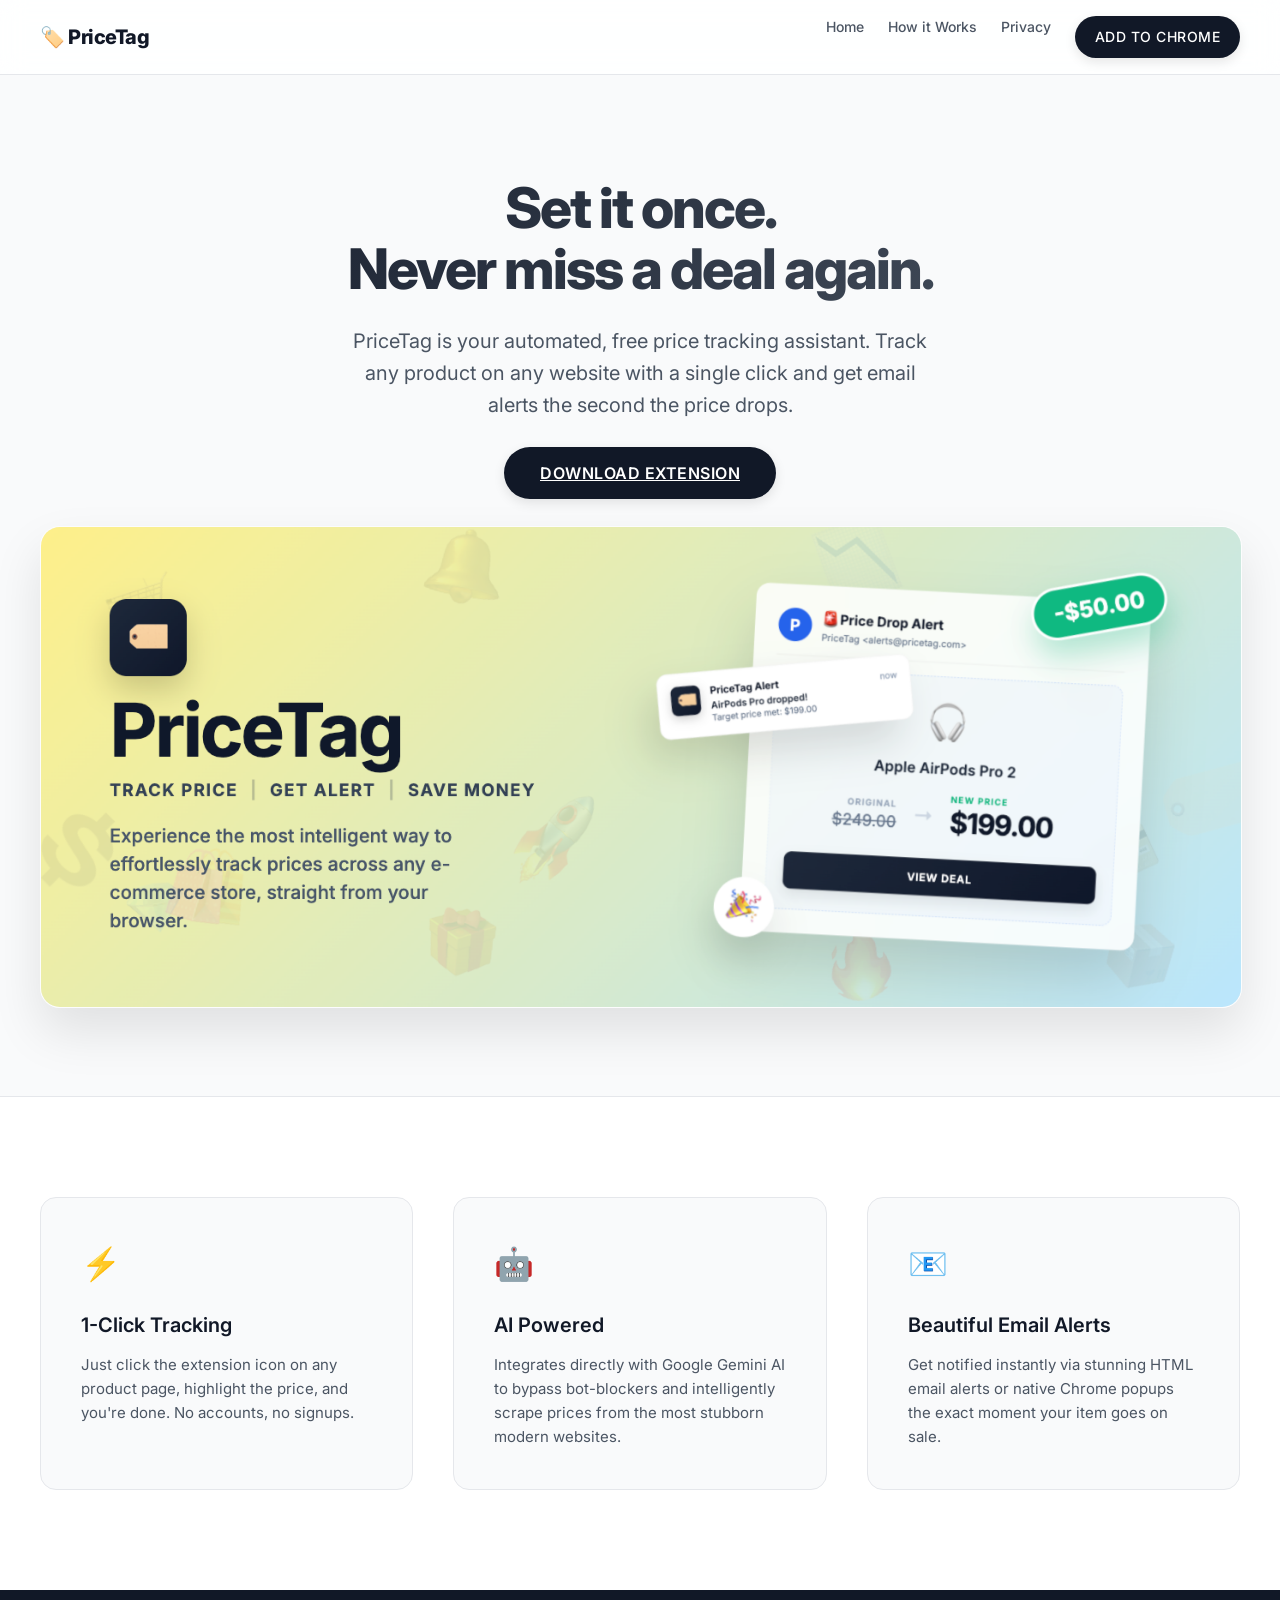
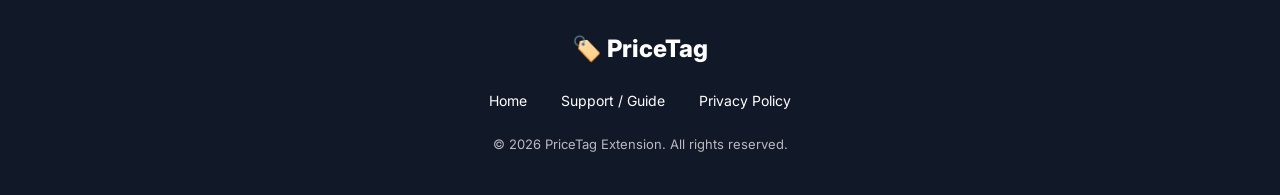
<file: index.html>
<!DOCTYPE html>
<html lang="en">

<head>
    <meta charset="UTF-8">
    <meta name="viewport" content="width=device-width, initial-scale=1.0">
    <title>PriceTag - Your Automated Price Tracking Assistant</title>
    <link rel="preconnect" href="https://fonts.googleapis.com">
    <link rel="preconnect" href="https://fonts.gstatic.com" crossorigin>
    <link href="https://fonts.googleapis.com/css2?family=Inter:wght@300;400;500;600;800&display=swap" rel="stylesheet">
    <style>
        :root {
            --primary: #111827;
            --secondary: #4b5563;
            --accent: #468be5;
            --bg: #f9fafb;
            --card-bg: #ffffff;
            --border: #e5e7eb;
        }

        body {
            font-family: 'Inter', -apple-system, BlinkMacSystemFont, 'Segoe UI', Roboto, sans-serif;
            margin: 0;
            padding: 0;
            background-color: var(--bg);
            color: var(--primary);
            line-height: 1.6;
            overflow-x: hidden;
        }

        /* Navigation */
        nav {
            background: rgba(255, 255, 255, 0.85);
            backdrop-filter: blur(12px);
            border-bottom: 1px solid var(--border);
            padding: 16px 40px;
            display: flex;
            justify-content: space-between;
            align-items: center;
            position: fixed;
            top: 0;
            width: 100%;
            box-sizing: border-box;
            z-index: 100;
        }

        .logo {
            font-size: 20px;
            font-weight: 800;
            color: var(--primary);
            text-decoration: none;
            display: flex;
            align-items: center;
            gap: 8px;
            letter-spacing: -0.5px;
        }

        .nav-links {
            display: flex;
            gap: 24px;
        }

        .nav-links a {
            text-decoration: none;
            color: var(--secondary);
            font-weight: 500;
            font-size: 14px;
            transition: color 0.2s ease;
        }

        .nav-links a:hover {
            color: var(--primary);
        }

        .cta-btn {
            background-color: var(--primary);
            color: white !important;
            padding: 10px 20px;
            border-radius: 30px;
            font-size: 14px;
            font-weight: 600;
            text-transform: uppercase;
            letter-spacing: 0.5px;
            transition: transform 0.2s, box-shadow 0.2s;
            box-shadow: 0 4px 12px rgba(0, 0, 0, 0.1);
        }

        .cta-btn:hover {
            transform: translateY(-2px);
            box-shadow: 0 6px 16px rgba(0, 0, 0, 0.15);
        }

        /* Hero Section */
        .hero {
            padding: 140px 20px 80px;
            max-width: 1200px;
            margin: 0 auto;
            text-align: center;
        }

        .hero h1 {
            font-size: 56px;
            font-weight: 800;
            letter-spacing: -2px;
            line-height: 1.1;
            margin-bottom: 24px;
            background: linear-gradient(135deg, #111827 0%, #4b5563 100%);
            -webkit-background-clip: text;
            -webkit-text-fill-color: transparent;
        }

        .hero p {
            font-size: 20px;
            color: var(--secondary);
            max-width: 600px;
            margin: 0 auto 40px;
            font-weight: 400;
        }

        .hero-image {
            max-width: 100%;
            height: auto;
            border-radius: 20px;
            box-shadow: 0 24px 50px rgba(0, 0, 0, 0.1);
            border: 1px solid rgba(255, 255, 255, 0.5);
            margin-top: 40px;
        }

        /* Features Section */
        .features {
            background: #ffffff;
            padding: 100px 20px;
            border-top: 1px solid var(--border);
        }

        .features-grid {
            max-width: 1200px;
            margin: 0 auto;
            display: grid;
            grid-template-columns: repeat(auto-fit, minmax(300px, 1fr));
            gap: 40px;
        }

        .feature-card {
            background: var(--bg);
            padding: 40px;
            border-radius: 16px;
            text-align: left;
            border: 1px solid var(--border);
            transition: transform 0.3s;
        }

        .feature-card:hover {
            transform: translateY(-5px);
        }

        .feature-icon {
            font-size: 32px;
            margin-bottom: 20px;
        }

        .feature-card h3 {
            font-size: 20px;
            margin: 0 0 12px 0;
            font-weight: 600;
        }

        .feature-card p {
            margin: 0;
            color: var(--secondary);
            font-size: 15px;
        }

        /* Footer */
        footer {
            background: var(--primary);
            color: rgba(255, 255, 255, 0.7);
            padding: 40px 20px;
            text-align: center;
        }

        footer a {
            color: white;
            text-decoration: none;
            margin: 0 15px;
            font-size: 14px;
        }

        footer a:hover {
            text-decoration: underline;
        }

        .footer-logo {
            font-size: 24px;
            font-weight: 800;
            color: white;
            display: block;
            margin-bottom: 20px;
        }

        @media (max-width: 768px) {
            .hero h1 {
                font-size: 40px;
            }

            .nav-links {
                display: none;
            }

            nav {
                padding: 16px 20px;
            }
        }
    </style>
</head>

<body>

    <nav>
        <a href="index.html" class="logo">🏷️ PriceTag</a>
        <div class="nav-links">
            <a href="index.html">Home</a>
            <a href="instructions.html">How it Works</a>
            <a href="privacy.html">Privacy</a>
            <a href="https://chromewebstore.google.com/detail/pricetag-price-tracker/fccpglmbbnphlbilldjddmilhihlocal"
                target="_blank" class="cta-btn">Add to Chrome</a>
        </div>
    </nav>

    <div class="hero">
        <h1>Set it once.<br>Never miss a deal again.</h1>
        <p>PriceTag is your automated, free price tracking assistant. Track any product on any website with a single
            click and get email alerts the second the price drops.</p>
        <a href="https://chrome.google.com/webstore" target="_blank" class="cta-btn"
            style="padding: 16px 36px; font-size: 16px;">Download Extension</a>

        <img src="assets/marquee_promo_tile.png" alt="PriceTag Interface Preview" class="hero-image">
    </div>

    <div class="features">
        <div class="features-grid">
            <div class="feature-card">
                <div class="feature-icon">⚡</div>
                <h3>1-Click Tracking</h3>
                <p>Just click the extension icon on any product page, highlight the price, and you're done. No accounts,
                    no signups.</p>
            </div>
            <div class="feature-card">
                <div class="feature-icon">🤖</div>
                <h3>AI Powered</h3>
                <p>Integrates directly with Google Gemini AI to bypass bot-blockers and intelligently scrape prices from
                    the most stubborn modern websites.</p>
            </div>
            <div class="feature-card">
                <div class="feature-icon">📧</div>
                <h3>Beautiful Email Alerts</h3>
                <p>Get notified instantly via stunning HTML email alerts or native Chrome popups the exact moment your
                    item goes on sale.</p>
            </div>
        </div>
    </div>

    <footer>
        <span class="footer-logo">🏷️ PriceTag</span>
        <div style="margin-bottom: 20px;">
            <a href="index.html">Home</a>
            <a href="instructions.html">Support / Guide</a>
            <a href="privacy.html">Privacy Policy</a>
        </div>
        <div style="font-size: 13px;">&copy; 2026 PriceTag Extension. All rights reserved.</div>
    </footer>

</body>

</html>
</file>
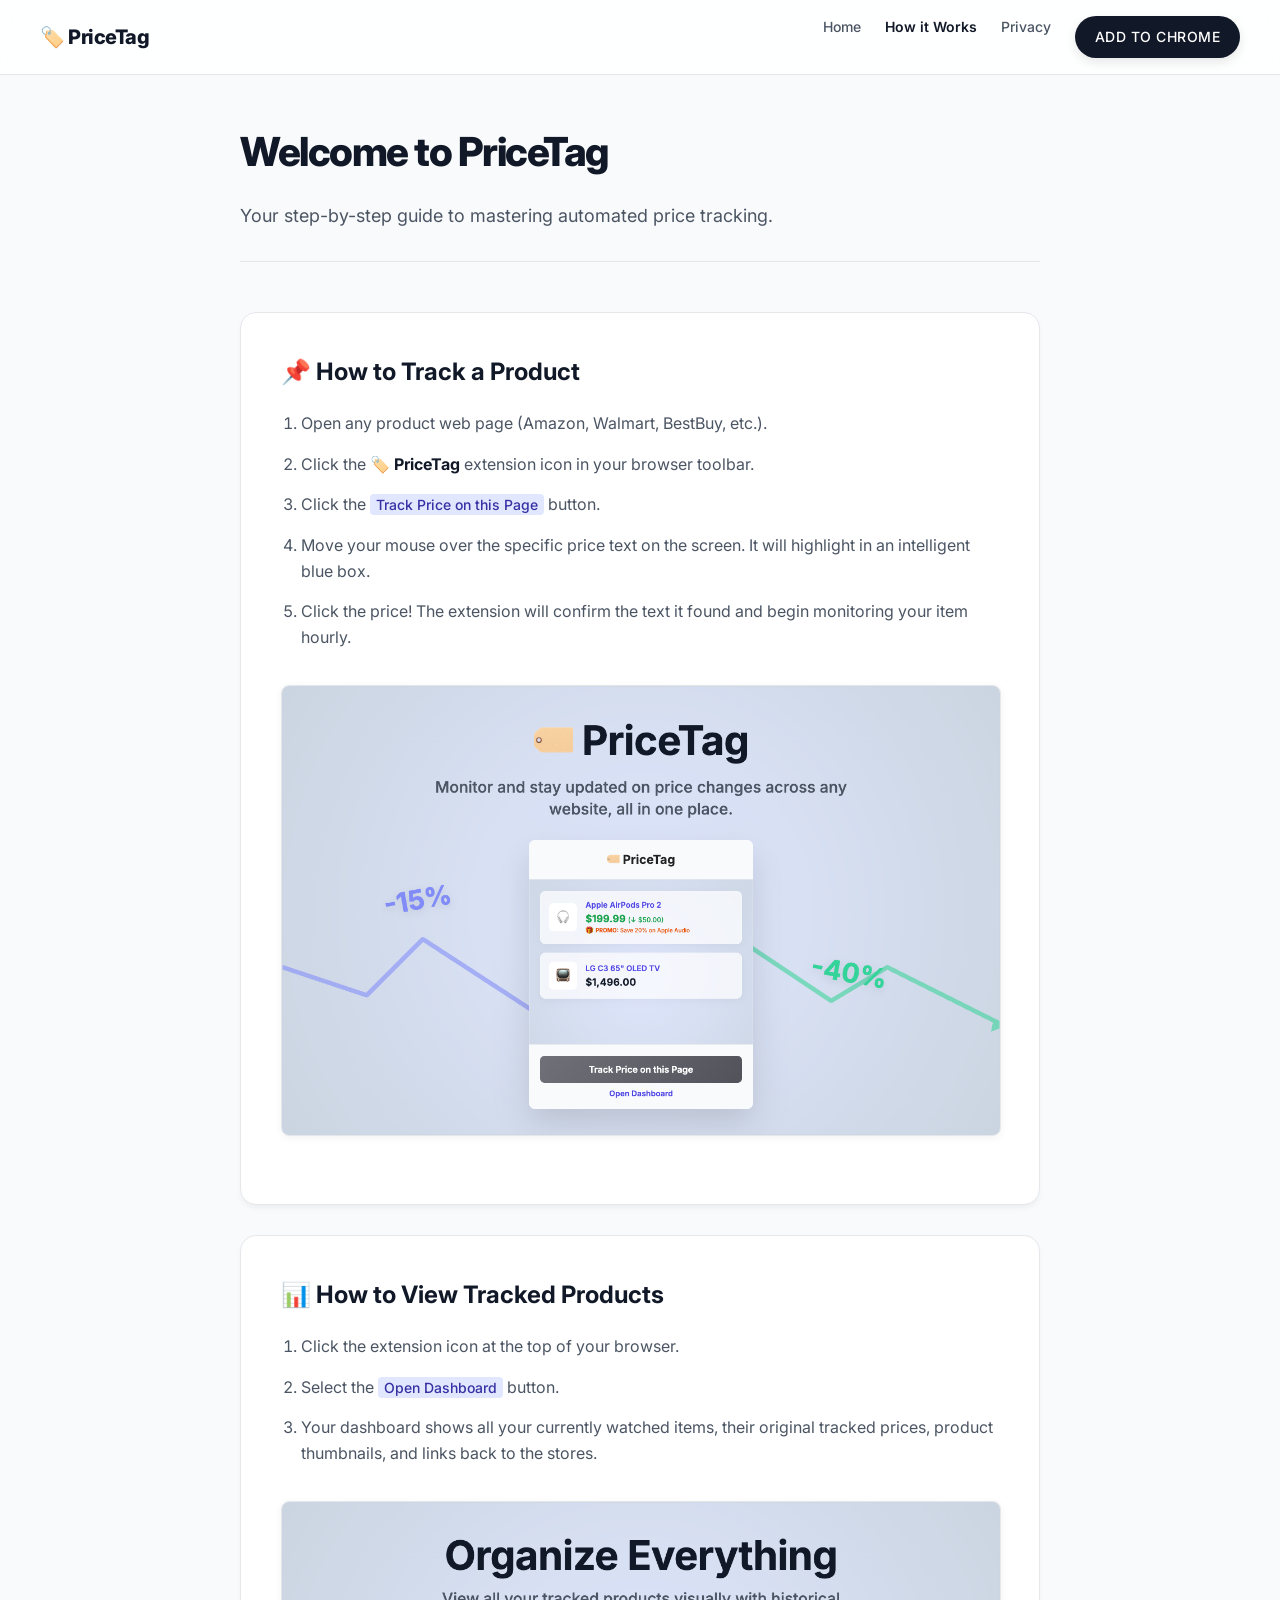
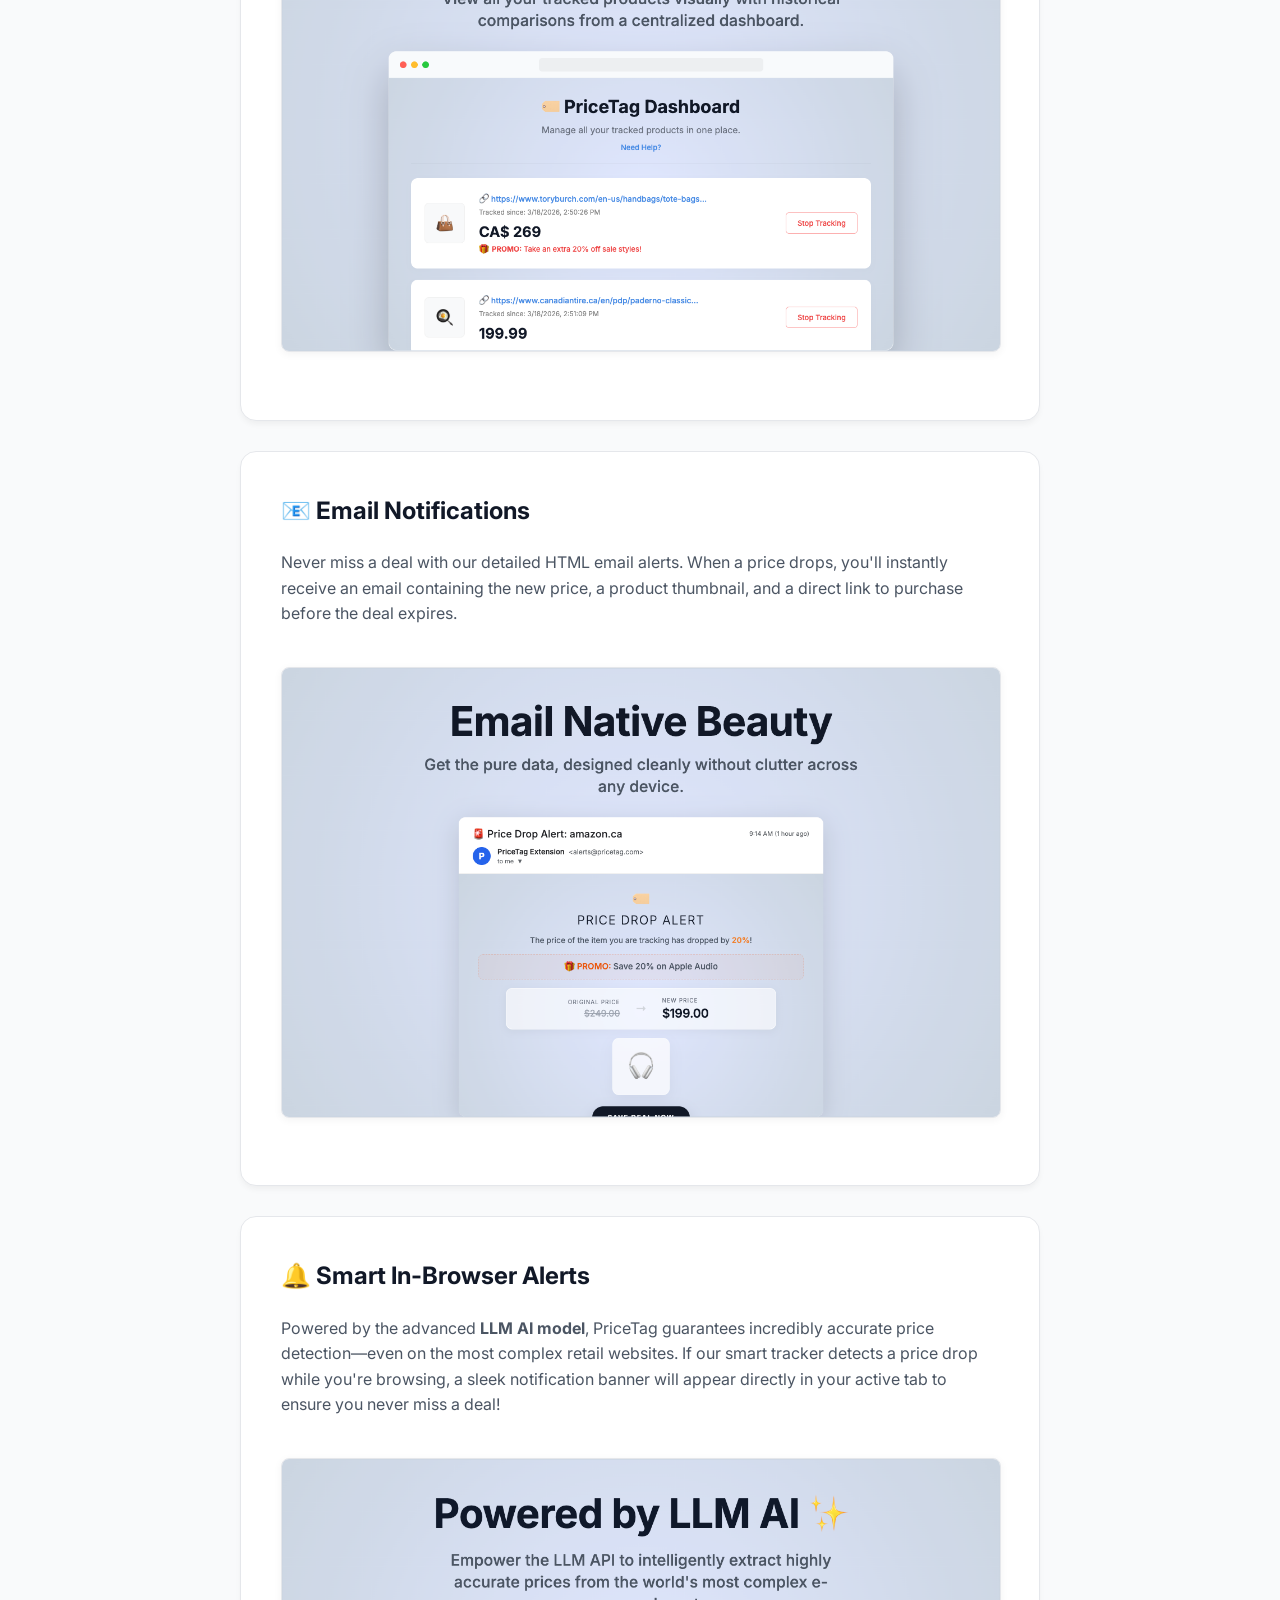
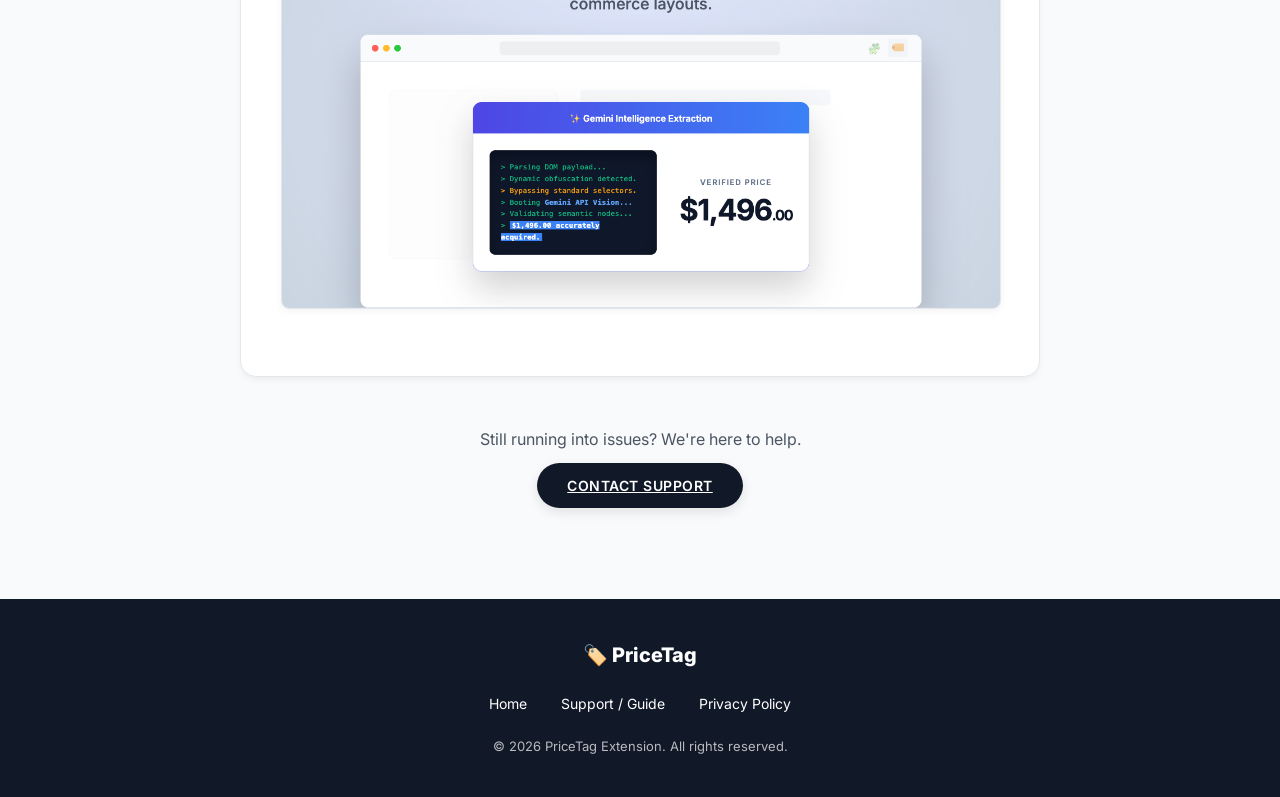
<file: instructions.html>
<!DOCTYPE html>
<html lang="en">

<head>
    <meta charset="UTF-8">
    <meta name="viewport" content="width=device-width, initial-scale=1.0">
    <title>How to Use PriceTag - Guide</title>
    <link rel="preconnect" href="https://fonts.googleapis.com">
    <link rel="preconnect" href="https://fonts.gstatic.com" crossorigin>
    <link href="https://fonts.googleapis.com/css2?family=Inter:wght@300;400;500;600;800&display=swap" rel="stylesheet">
    <style>
        :root {
            --primary: #111827;
            --secondary: #4b5563;
            --accent: #468be5;
            --bg: #f9fafb;
            --card-bg: #ffffff;
            --border: #e5e7eb;
        }

        body {
            font-family: 'Inter', -apple-system, BlinkMacSystemFont, 'Segoe UI', Roboto, sans-serif;
            margin: 0;
            padding: 0;
            background-color: var(--bg);
            color: var(--primary);
            line-height: 1.6;
            overflow-x: hidden;
        }

        /* Navigation */
        nav {
            background: rgba(255, 255, 255, 0.85);
            backdrop-filter: blur(12px);
            border-bottom: 1px solid var(--border);
            padding: 16px 40px;
            display: flex;
            justify-content: space-between;
            align-items: center;
            position: fixed;
            top: 0;
            width: 100%;
            box-sizing: border-box;
            z-index: 100;
        }

        .logo {
            font-size: 20px;
            font-weight: 800;
            color: var(--primary);
            text-decoration: none;
            display: flex;
            align-items: center;
            gap: 8px;
            letter-spacing: -0.5px;
        }

        .nav-links {
            display: flex;
            gap: 24px;
        }

        .nav-links a {
            text-decoration: none;
            color: var(--secondary);
            font-weight: 500;
            font-size: 14px;
            transition: color 0.2s ease;
        }

        .nav-links a:hover {
            color: var(--primary);
        }

        .cta-btn {
            background-color: var(--primary);
            color: white !important;
            padding: 10px 20px;
            border-radius: 30px;
            font-size: 14px;
            font-weight: 600;
            text-transform: uppercase;
            letter-spacing: 0.5px;
            transition: transform 0.2s, box-shadow 0.2s;
            box-shadow: 0 4px 12px rgba(0, 0, 0, 0.1);
        }

        /* Content Container */
        .container {
            max-width: 800px;
            margin: 120px auto 100px;
            padding: 0 20px;
        }

        h1 {
            font-size: 40px;
            font-weight: 800;
            letter-spacing: -1.5px;
            margin-bottom: 10px;
            color: var(--primary);
        }

        .subtitle {
            font-size: 18px;
            color: var(--secondary);
            margin-bottom: 50px;
            padding-bottom: 30px;
            border-bottom: 1px solid var(--border);
        }

        .guide-section {
            background: var(--card-bg);
            border-radius: 16px;
            padding: 40px;
            border: 1px solid var(--border);
            margin-bottom: 30px;
            box-shadow: 0 4px 6px -1px rgba(0, 0, 0, 0.05);
        }

        .guide-section h2 {
            font-size: 24px;
            margin-top: 0;
            margin-bottom: 20px;
            color: var(--primary);
            display: flex;
            align-items: center;
            gap: 10px;
        }

        ol {
            padding-left: 20px;
            margin: 0;
        }

        li {
            margin-bottom: 15px;
            color: var(--secondary);
            font-size: 16px;
        }

        li strong {
            color: var(--primary);
        }

        .highlight {
            background: #e0e7ff;
            color: #3730a3;
            padding: 2px 6px;
            border-radius: 4px;
            font-weight: 500;
            font-size: 14px;
        }

        .screenshot-inline {
            max-width: 100%;
            border-radius: 8px;
            margin: 20px 0;
            border: 1px solid var(--border);
            box-shadow: 0 2px 8px rgba(0, 0, 0, 0.05);
        }

        /* Footer */
        footer {
            background: var(--primary);
            color: rgba(255, 255, 255, 0.7);
            padding: 40px 20px;
            text-align: center;
        }

        footer a {
            color: white;
            text-decoration: none;
            margin: 0 15px;
            font-size: 14px;
        }

        footer a:hover {
            text-decoration: underline;
        }
    </style>
</head>

<body>

    <nav>
        <a href="index.html" class="logo">🏷️ PriceTag</a>
        <div class="nav-links">
            <a href="index.html">Home</a>
            <a href="instructions.html" style="color: var(--primary); font-weight: 600;">How it Works</a>
            <a href="privacy.html">Privacy</a>
            <a href="https://chromewebstore.google.com/detail/pricetag-price-tracker/fccpglmbbnphlbilldjddmilhihlocal"
                target="_blank" class="cta-btn">Add to Chrome</a>
        </div>
    </nav>

    <div class="container">
        <h1>Welcome to PriceTag</h1>
        <p class="subtitle">Your step-by-step guide to mastering automated price tracking.</p>

        <div class="guide-section">
            <h2>📌 How to Track a Product</h2>
            <ol>
                <li>Open any product web page (Amazon, Walmart, BestBuy, etc.).</li>
                <li>Click the <strong>🏷️ PriceTag</strong> extension icon in your browser toolbar.</li>
                <li>Click the <span class="highlight">Track Price on this Page</span> button.</li>
                <li>Move your mouse over the specific price text on the screen. It will highlight in an intelligent blue
                    box.</li>
                <li>Click the price! The extension will confirm the text it found and begin monitoring your item hourly.
                </li>
            </ol>
            <img src="assets/screen1.png" alt="Tracking Interface" class="screenshot-inline">
        </div>

        <div class="guide-section">
            <h2>📊 How to View Tracked Products</h2>
            <ol>
                <li>Click the extension icon at the top of your browser.</li>
                <li>Select the <span class="highlight">Open Dashboard</span> button.</li>
                <li>Your dashboard shows all your currently watched items, their original tracked prices, product
                    thumbnails, and links back to the stores.</li>
            </ol>
            <img src="assets/screen2.png" alt="Dashboard View" class="screenshot-inline">
        </div>

        <div class="guide-section">
            <h2>📧 Email Notifications</h2>
            <p style="color: var(--secondary); margin-bottom: 20px;">
                Never miss a deal with our detailed HTML email alerts. When a price drops, you'll instantly receive an
                email containing the new price, a product thumbnail, and a direct link to purchase before the deal
                expires.
            </p>
            <img src="assets/screen4.png" alt="Email Notification Content" class="screenshot-inline">
        </div>

        <div class="guide-section">
            <h2>🔔 Smart In-Browser Alerts</h2>
            <p style="color: var(--secondary); margin-bottom: 20px;">
                Powered by the advanced <strong>LLM AI model</strong>, PriceTag guarantees incredibly accurate price
                detection—even on the most complex retail websites. If our smart tracker detects a price drop while
                you're browsing, a sleek notification banner will appear directly in your active tab to ensure you never
                miss a deal!
            </p>
            <img src="assets/screen6.png" alt="In-Browser Alert" class="screenshot-inline">
        </div>

        <div style="text-align: center; margin-top: 50px;">
            <p style="color: var(--secondary); margin-bottom: 20px;">Still running into issues? We're here to help.</p>
            <a href="mailto:wonghalie73+contact@gmail.com?subject=PriceTag%20Support" class="cta-btn"
                style="padding: 14px 30px;">Contact Support</a>
        </div>
    </div>

    <footer>
        <div style="font-size: 20px; font-weight: 800; color: white; margin-bottom: 20px;">🏷️ PriceTag</div>
        <div style="margin-bottom: 20px;">
            <a href="index.html">Home</a>
            <a href="instructions.html">Support / Guide</a>
            <a href="privacy.html">Privacy Policy</a>
        </div>
        <div style="font-size: 13px;">&copy; 2026 PriceTag Extension. All rights reserved.</div>
    </footer>

</body>

</html>
</file>
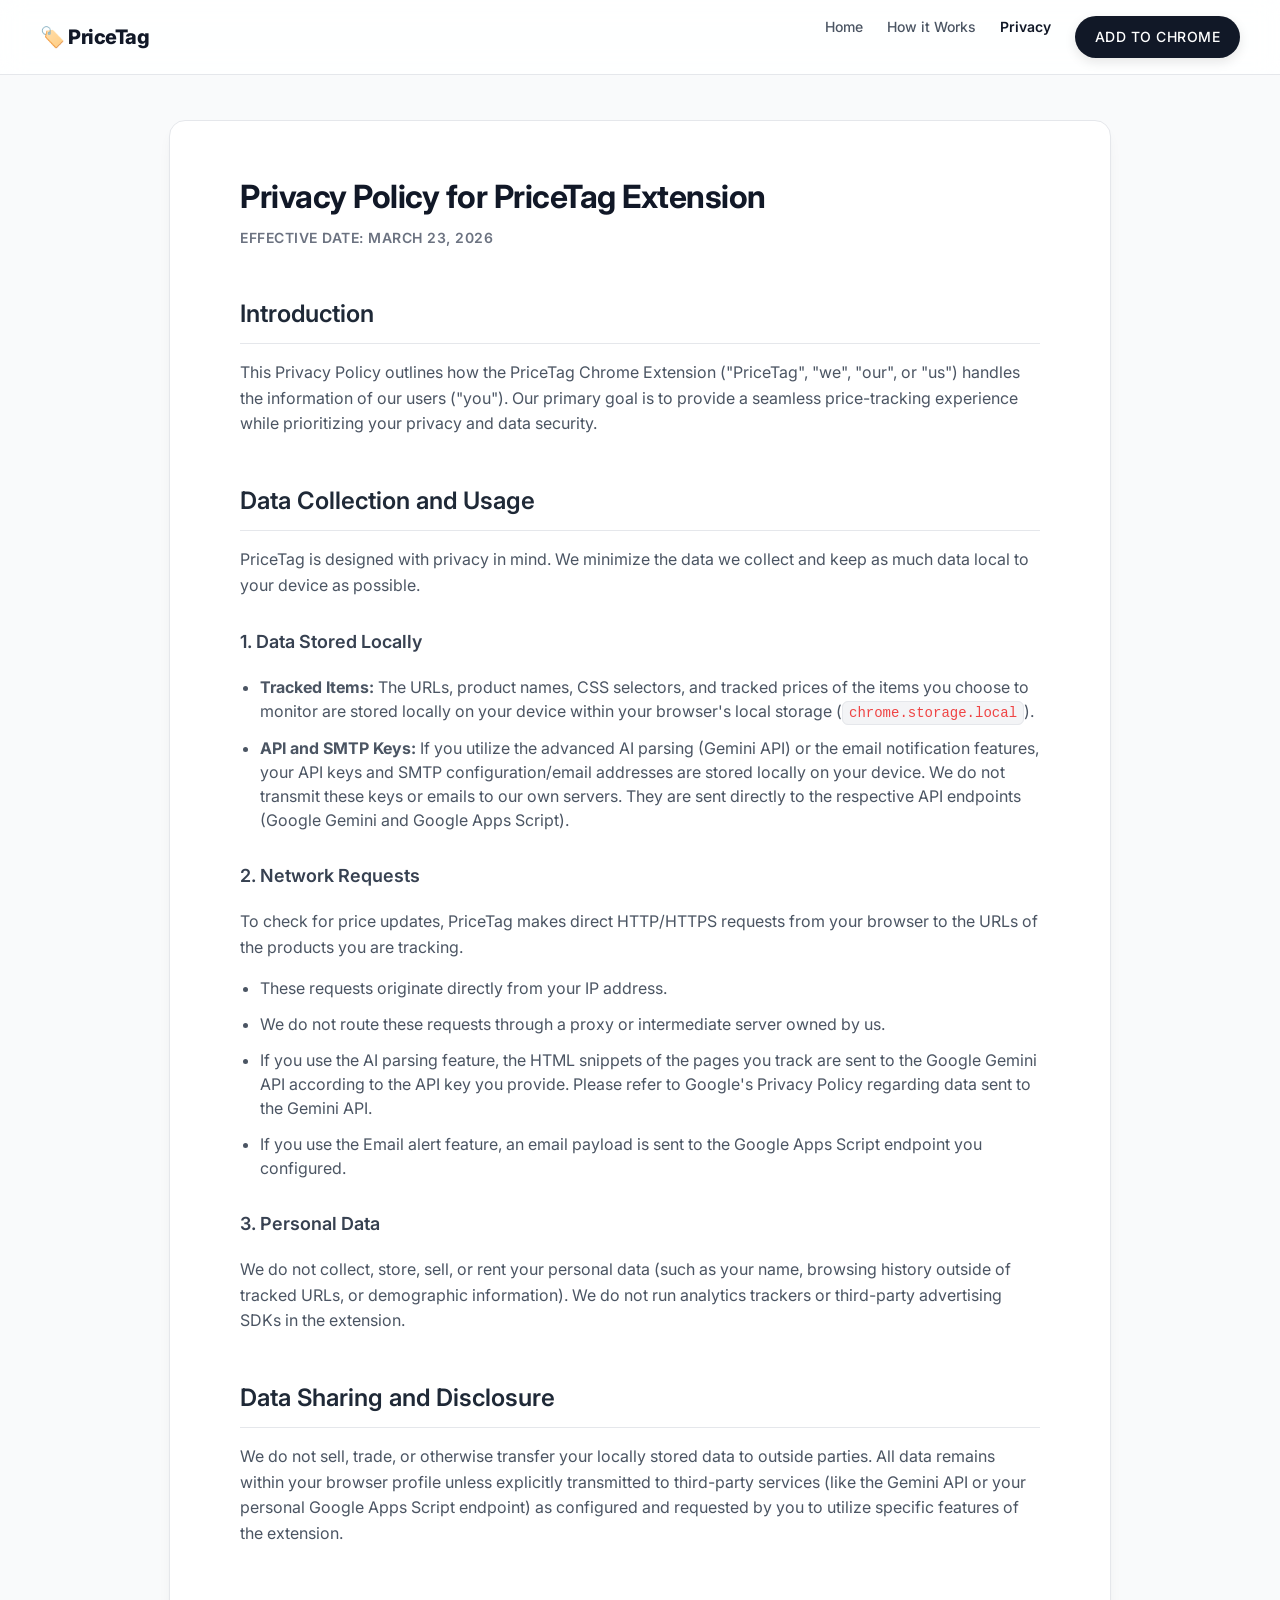
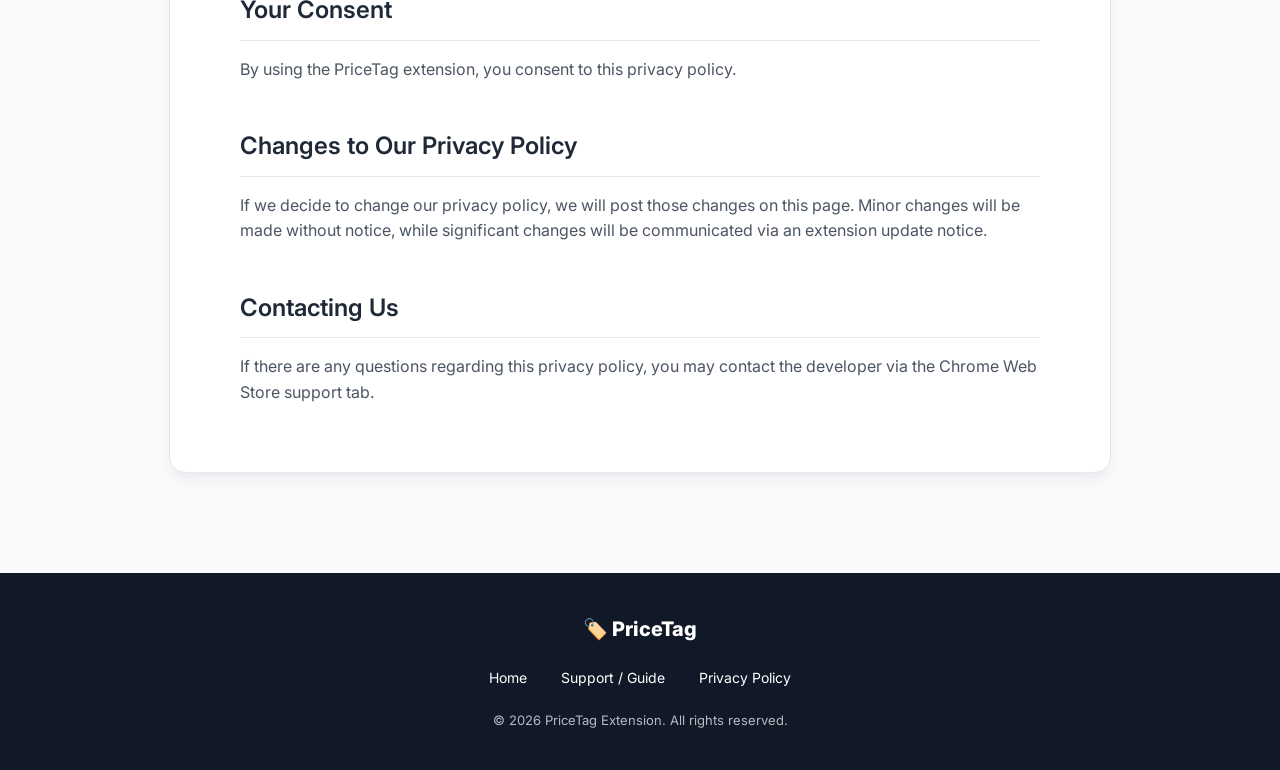
<file: privacy.html>
<!DOCTYPE html>
<html lang="en">

<head>
    <meta charset="UTF-8">
    <meta name="viewport" content="width=device-width, initial-scale=1.0">
    <title>Privacy Policy - PriceTag Extension</title>
    <link rel="preconnect" href="https://fonts.googleapis.com">
    <link rel="preconnect" href="https://fonts.gstatic.com" crossorigin>
    <link href="https://fonts.googleapis.com/css2?family=Inter:wght@300;400;500;600;800&display=swap" rel="stylesheet">
    <style>
        :root {
            --primary: #111827;
            --secondary: #4b5563;
            --accent: #468be5;
            --bg: #f9fafb;
            --card-bg: #ffffff;
            --border: #e5e7eb;
        }

        body {
            font-family: 'Inter', -apple-system, BlinkMacSystemFont, 'Segoe UI', Roboto, sans-serif;
            margin: 0;
            padding: 0;
            background-color: var(--bg);
            color: var(--primary);
            line-height: 1.6;
            overflow-x: hidden;
        }

        /* Navigation */
        nav {
            background: rgba(255, 255, 255, 0.85);
            backdrop-filter: blur(12px);
            border-bottom: 1px solid var(--border);
            padding: 16px 40px;
            display: flex;
            justify-content: space-between;
            align-items: center;
            position: fixed;
            top: 0;
            width: 100%;
            box-sizing: border-box;
            z-index: 100;
        }

        .logo {
            font-size: 20px;
            font-weight: 800;
            color: var(--primary);
            text-decoration: none;
            display: flex;
            align-items: center;
            gap: 8px;
            letter-spacing: -0.5px;
        }

        .nav-links {
            display: flex;
            gap: 24px;
        }

        .nav-links a {
            text-decoration: none;
            color: var(--secondary);
            font-weight: 500;
            font-size: 14px;
            transition: color 0.2s ease;
        }

        .nav-links a:hover {
            color: var(--primary);
        }

        .cta-btn {
            background-color: var(--primary);
            color: white !important;
            padding: 10px 20px;
            border-radius: 30px;
            font-size: 14px;
            font-weight: 600;
            text-transform: uppercase;
            letter-spacing: 0.5px;
            transition: transform 0.2s, box-shadow 0.2s;
            box-shadow: 0 4px 12px rgba(0, 0, 0, 0.1);
        }

        /* Content Container */
        .container {
            max-width: 800px;
            margin: 120px auto 100px;
            background: #ffffff;
            padding: 50px 70px;
            border-radius: 16px;
            box-shadow: 0 10px 15px -3px rgba(0, 0, 0, 0.05), 0 4px 6px -2px rgba(0, 0, 0, 0.025);
            border: 1px solid #e5e7eb;
        }

        h1 {
            font-size: 32px;
            margin-bottom: 5px;
            margin-top: 0;
            color: #111827;
            letter-spacing: -0.5px;
        }

        h2 {
            font-size: 24px;
            margin-top: 45px;
            margin-bottom: 15px;
            color: #1f2937;
            border-bottom: 1px solid #e5e7eb;
            padding-bottom: 10px;
            font-weight: 600;
        }

        h3 {
            font-size: 18px;
            margin-top: 30px;
            color: #374151;
            font-weight: 600;
        }

        p {
            margin-bottom: 16px;
            color: #4b5563;
        }

        .date {
            color: #6b7280;
            font-size: 14px;
            margin-bottom: 45px;
            display: block;
            text-transform: uppercase;
            letter-spacing: 0.5px;
            font-weight: 600;
        }

        ul {
            color: #4b5563;
            margin-bottom: 25px;
            padding-left: 20px;
        }

        li {
            margin-bottom: 12px;
            line-height: 1.5;
        }

        code {
            background-color: #f3f4f6;
            padding: 3px 6px;
            border-radius: 6px;
            font-size: 14px;
            color: #ef4444;
            border: 1px solid #e5e7eb;
        }

        /* Footer */
        footer {
            background: var(--primary);
            color: rgba(255, 255, 255, 0.7);
            padding: 40px 20px;
            text-align: center;
        }

        footer a {
            color: white;
            text-decoration: none;
            margin: 0 15px;
            font-size: 14px;
        }

        footer a:hover {
            text-decoration: underline;
        }

        @media (max-width: 768px) {
            .nav-links {
                display: none;
            }

            nav {
                padding: 16px 20px;
            }

            .container {
                padding: 40px 30px;
                margin: 100px 20px 80px;
            }

            h1 {
                font-size: 28px;
            }
        }
    </style>
</head>

<body>

    <nav>
        <a href="index.html" class="logo">🏷️ PriceTag</a>
        <div class="nav-links">
            <a href="index.html">Home</a>
            <a href="instructions.html">How it Works</a>
            <a href="privacy.html" style="color: var(--primary); font-weight: 600;">Privacy</a>
            <a href="https://chromewebstore.google.com/detail/pricetag-price-tracker/fccpglmbbnphlbilldjddmilhihlocal"
                target="_blank" class="cta-btn">Add to Chrome</a>
        </div>
    </nav>

    <div class="container">
        <h1>Privacy Policy for PriceTag Extension</h1>
        <span class="date">Effective Date: March 23, 2026</span>

        <h2>Introduction</h2>
        <p>This Privacy Policy outlines how the PriceTag Chrome Extension ("PriceTag", "we", "our", or "us") handles the
            information of our users ("you"). Our primary goal is to provide a seamless price-tracking experience while
            prioritizing your privacy and data security.</p>

        <h2>Data Collection and Usage</h2>
        <p>PriceTag is designed with privacy in mind. We minimize the data we collect and keep as much data local to
            your device as possible.</p>

        <h3>1. Data Stored Locally</h3>
        <ul>
            <li><strong>Tracked Items:</strong> The URLs, product names, CSS selectors, and tracked prices of the items
                you choose to monitor are stored locally on your device within your browser's local storage
                (<code>chrome.storage.local</code>).</li>
            <li><strong>API and SMTP Keys:</strong> If you utilize the advanced AI parsing (Gemini API) or the email
                notification features, your API keys and SMTP configuration/email addresses are stored locally on your
                device. We do not transmit these keys or emails to our own servers. They are sent directly to the
                respective API endpoints (Google Gemini and Google Apps Script).</li>
        </ul>

        <h3>2. Network Requests</h3>
        <p>To check for price updates, PriceTag makes direct HTTP/HTTPS requests from your browser to the URLs of the
            products you are tracking.</p>
        <ul>
            <li>These requests originate directly from your IP address.</li>
            <li>We do not route these requests through a proxy or intermediate server owned by us.</li>
            <li>If you use the AI parsing feature, the HTML snippets of the pages you track are sent to the Google
                Gemini API according to the API key you provide. Please refer to Google's Privacy Policy regarding data
                sent to the Gemini API.</li>
            <li>If you use the Email alert feature, an email payload is sent to the Google Apps Script endpoint you
                configured.</li>
        </ul>

        <h3>3. Personal Data</h3>
        <p>We do not collect, store, sell, or rent your personal data (such as your name, browsing history outside of
            tracked URLs, or demographic information). We do not run analytics trackers or third-party advertising SDKs
            in the extension.</p>

        <h2>Data Sharing and Disclosure</h2>
        <p>We do not sell, trade, or otherwise transfer your locally stored data to outside parties. All data remains
            within your browser profile unless explicitly transmitted to third-party services (like the Gemini API or
            your personal Google Apps Script endpoint) as configured and requested by you to utilize specific features
            of the extension.</p>

        <h2>Your Consent</h2>
        <p>By using the PriceTag extension, you consent to this privacy policy.</p>

        <h2>Changes to Our Privacy Policy</h2>
        <p>If we decide to change our privacy policy, we will post those changes on this page. Minor changes will be
            made without notice, while significant changes will be communicated via an extension update notice.</p>

        <h2>Contacting Us</h2>
        <p>If there are any questions regarding this privacy policy, you may contact the developer via the Chrome Web
            Store support tab.</p>
    </div>

    <footer>
        <div style="font-size: 20px; font-weight: 800; color: white; margin-bottom: 20px;">🏷️ PriceTag</div>
        <div style="margin-bottom: 20px;">
            <a href="index.html">Home</a>
            <a href="instructions.html">Support / Guide</a>
            <a href="privacy.html">Privacy Policy</a>
        </div>
        <div style="font-size: 13px;">&copy; 2026 PriceTag Extension. All rights reserved.</div>
    </footer>

</body>

</html>
</file>
